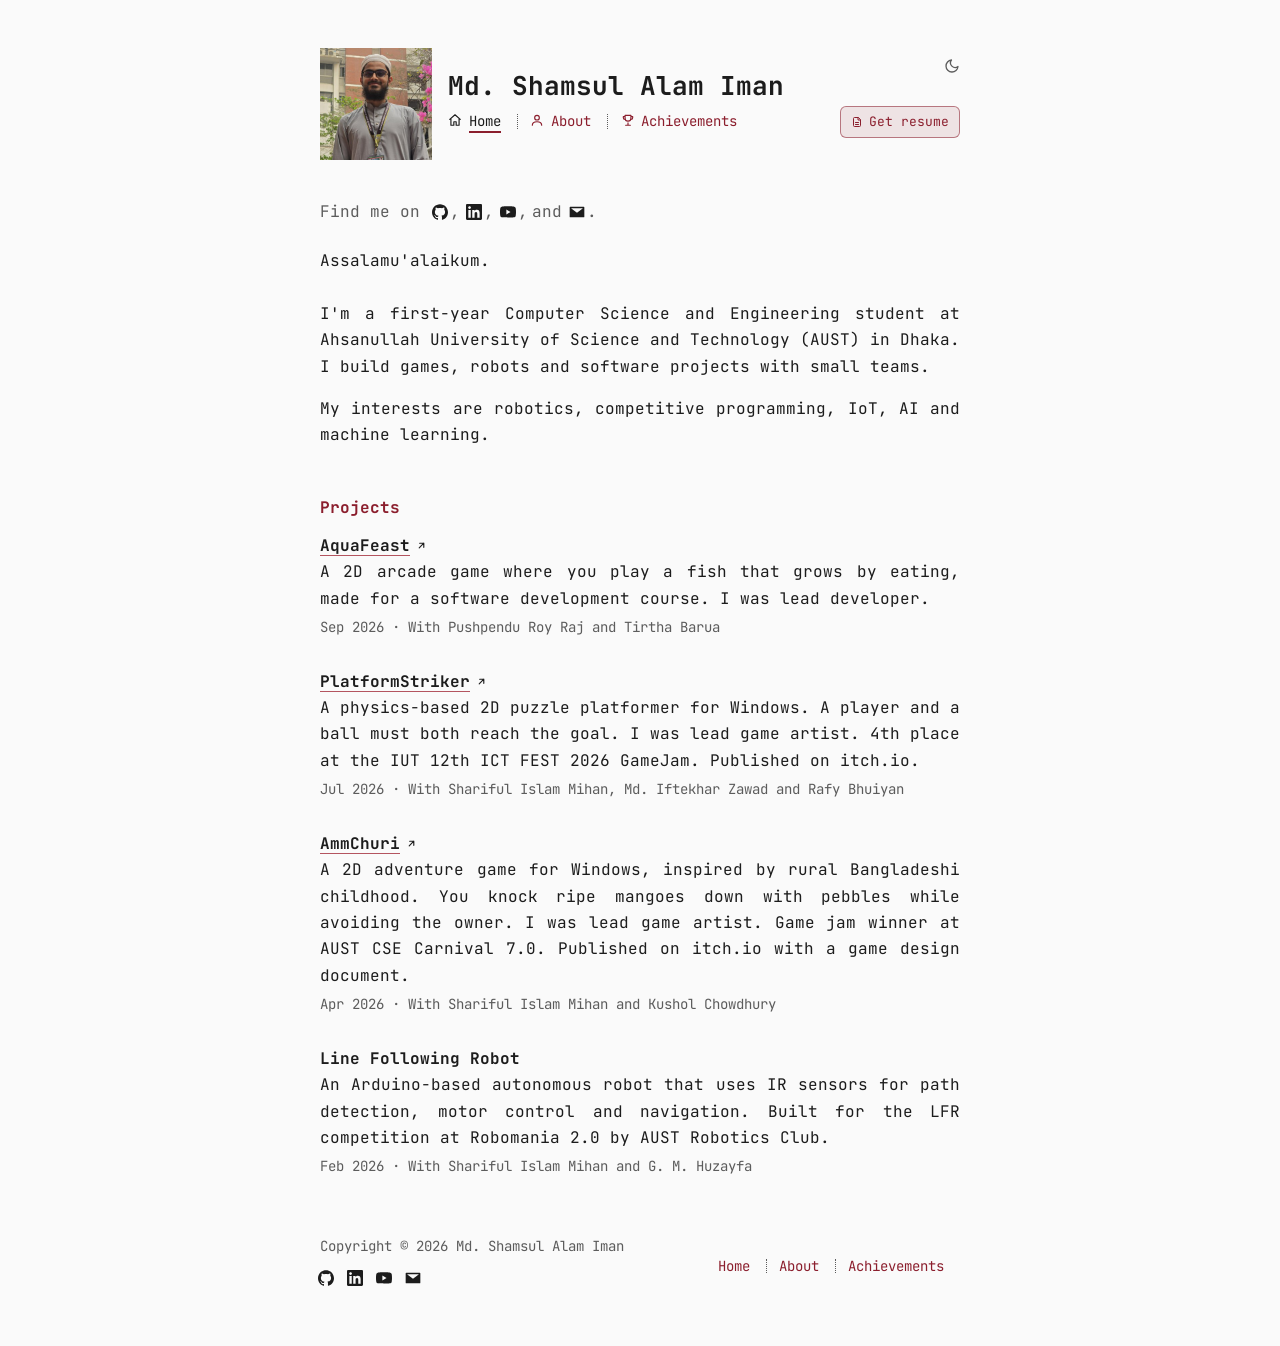
<file: index.html>
<!DOCTYPE html>
<html lang="en">

<head>
    <meta charset="utf-8">
    <meta name="viewport" content="width=device-width, initial-scale=1, viewport-fit=cover">

    <!-- Page info -->
    <title>Md. Shamsul Alam Iman | CSE Student at AUST</title>
    <meta name="description" content="First-year CSE student at AUST in Dhaka. Games, robotics and software projects.">
    <link rel="canonical" href="https://shamsulalamiman.github.io/">
    <meta name="theme-color" content="#fafafa">
    <meta name="color-scheme" content="light dark">
    <link rel="icon" href="favicon.svg" type="image/svg+xml">

    <!-- Link previews (WhatsApp, LinkedIn, Facebook, X) -->
    <meta property="og:type" content="website">
    <meta property="og:site_name" content="Md. Shamsul Alam Iman">
    <meta property="og:url" content="https://shamsulalamiman.github.io/">
    <meta property="og:title" content="Md. Shamsul Alam Iman | CSE Student at AUST">
    <meta property="og:description" content="First-year CSE student at AUST in Dhaka. Games, robotics and software projects.">
    <meta property="og:image" content="https://shamsulalamiman.github.io/photo.jpg">
    <meta name="twitter:card" content="summary">
    <!-- Structured data: tells search engines this site belongs to my GitHub, LinkedIn and YouTube -->
    <script type="application/ld+json">
    {
        "@context": "https://schema.org",
        "@type": "Person",
        "name": "Md. Shamsul Alam Iman",
        "url": "https://shamsulalamiman.github.io/",
        "image": "https://shamsulalamiman.github.io/photo.jpg",
        "description": "First-year CSE student at Ahsanullah University of Science and Technology (AUST), Dhaka. Games, robotics and software projects.",
        "affiliation": { "@type": "CollegeOrUniversity", "name": "Ahsanullah University of Science and Technology" },
        "knowsAbout": ["Robotics", "Competitive programming", "Internet of Things", "Artificial intelligence", "Machine learning"],
        "sameAs": [
            "https://github.com/shamsulalamiman",
            "https://www.linkedin.com/in/shamsulalamiman/",
            "https://www.youtube.com/@shamsulalamiman"
        ]
    }
    </script>

    <!-- Applies the saved dark/light choice before the page is drawn, so there is no flash -->
    <script>
        try { if (localStorage.getItem('theme') === 'dark') document.documentElement.dataset.theme = 'dark'; } catch (e) { }
    </script>

    <!-- Font and styles -->
    <link rel="preconnect" href="https://fonts.googleapis.com">
    <link rel="preconnect" href="https://fonts.gstatic.com" crossorigin>
    <link href="https://fonts.googleapis.com/css2?family=JetBrains+Mono:wght@400;700&display=swap" rel="stylesheet">
    <link rel="stylesheet" href="style.css">
</head>

<body>
    <a class="skip" href="#main">Skip to content</a>

    <header class="wrap site">
        <img class="photo" src="photo.jpg" width="112" height="112" alt="Portrait of Md. Shamsul Alam Iman">
        <h1 class="name"><a href="index.html">Md. Shamsul Alam Iman</a></h1>
        <nav id="site-nav" aria-label="Main">
            <ul>
                <li><a href="index.html" aria-current="page"><span class="icon icon-home" aria-hidden="true"></span><span class="label">Home</span></a></li>
                <li><a href="about.html"><span class="icon icon-about" aria-hidden="true"></span><span class="label">About</span></a></li>
                <li><a href="achievements.html"><span class="icon icon-trophy" aria-hidden="true"></span><span class="label">Achievements</span></a></li>
                <li class="nav-cta"><a class="btn" href="resume.pdf" target="_blank" rel="noopener noreferrer"><span class="icon icon-resume" aria-hidden="true"></span><span class="label">Get resume</span><span class="sr-only"> (opens in a new tab)</span></a></li>
            </ul>
        </nav>
        <button class="theme-toggle" type="button" data-theme-toggle hidden aria-label="Switch to dark mode" title="Switch to dark mode">
            <span class="icon icon-theme" aria-hidden="true"></span>
        </button>
    </header>

    <main id="main">
        <div class="find">
            <span>Find me on</span>
            <ul class="social">
                <li><a href="https://github.com/shamsulalamiman" target="_blank" rel="noopener noreferrer" aria-label="GitHub" title="GitHub"><span class="icon icon-github" aria-hidden="true"></span></a></li>
                <li><a href="https://www.linkedin.com/in/shamsulalamiman/" target="_blank" rel="noopener noreferrer" aria-label="LinkedIn" title="LinkedIn"><span class="icon icon-linkedin" aria-hidden="true"></span></a></li>
                <li><a href="https://www.youtube.com/@shamsulalamiman" target="_blank" rel="noopener noreferrer" aria-label="YouTube" title="YouTube"><span class="icon icon-youtube" aria-hidden="true"></span></a></li>
                <li><a href="mailto:aiman.devx@gmail.com" aria-label="Email" title="Email"><span class="icon icon-email" aria-hidden="true"></span></a></li>
            </ul>
        </div>
        <p>Assalamu'alaikum.<br><br>I'm a first-year Computer Science and Engineering student at Ahsanullah University of
            Science and Technology
            (AUST) in Dhaka. I build games, robots and software projects with small teams.</p>
        <p>My interests are robotics, competitive programming, IoT, AI and machine learning.</p>

        <h2>Projects</h2>
        <div class="row">
            <h3><a href="https://github.com/shamsulalamiman/AquaFeast_1.1" target="_blank" rel="noopener noreferrer">AquaFeast<span class="sr-only"> (opens in a new tab)</span></a></h3>
            <p>A 2D arcade game where you play a fish that grows by eating, made for a software development course. I
                was lead developer.</p>
            <p class="meta">Sep 2026 · With Pushpendu Roy Raj and Tirtha Barua</p>
        </div>
        <div class="row">
            <h3><a href="https://minesweeper2026.itch.io/platform-striker" target="_blank" rel="noopener noreferrer">PlatformStriker<span class="sr-only"> (opens in a new tab)</span></a></h3>
            <p>A physics-based 2D puzzle platformer for Windows. A player and a ball must both reach the goal. I was
                lead game artist. 4th place at the IUT 12th ICT FEST 2026 GameJam. Published on itch.io.</p>
            <p class="meta">Jul 2026 · With Shariful Islam Mihan, Md. Iftekhar Zawad and Rafy Bhuiyan</p>
        </div>
        <div class="row">
            <h3><a href="https://minesweeper2026.itch.io/ammchuriv2" target="_blank" rel="noopener noreferrer">AmmChuri<span class="sr-only"> (opens in a new tab)</span></a></h3>
            <p>A 2D adventure game for Windows, inspired by rural Bangladeshi childhood. You knock ripe mangoes down
                with pebbles while avoiding the owner. I was lead game artist. Game jam winner at AUST CSE Carnival 7.0.
                Published on itch.io with a game design document.</p>
            <p class="meta">Apr 2026 · With Shariful Islam Mihan and Kushol Chowdhury</p>
        </div>
        <div class="row">
            <h3>Line Following Robot</h3>
            <p>An Arduino-based autonomous robot that uses IR sensors for path detection, motor control and navigation.
                Built for the LFR competition at Robomania 2.0 by AUST Robotics Club.</p>
            <p class="meta">Feb 2026 · With Shariful Islam Mihan and G. M. Huzayfa</p>
        </div>
    </main>

    <footer class="wrap">
        <p class="meta">Copyright &copy; 2026 Md. Shamsul Alam Iman</p>
        <ul class="social" aria-label="Find me on">
            <li><a href="https://github.com/shamsulalamiman" target="_blank" rel="noopener noreferrer" aria-label="GitHub" title="GitHub"><span class="icon icon-github" aria-hidden="true"></span></a></li>
            <li><a href="https://www.linkedin.com/in/shamsulalamiman/" target="_blank" rel="noopener noreferrer" aria-label="LinkedIn" title="LinkedIn"><span class="icon icon-linkedin" aria-hidden="true"></span></a></li>
            <li><a href="https://www.youtube.com/@shamsulalamiman" target="_blank" rel="noopener noreferrer" aria-label="YouTube" title="YouTube"><span class="icon icon-youtube" aria-hidden="true"></span></a></li>
            <li><a href="mailto:aiman.devx@gmail.com" aria-label="Email" title="Email"><span class="icon icon-email" aria-hidden="true"></span></a></li>
        </ul>
        <nav aria-label="Footer">
            <ul>
                <li><a href="index.html"><span class="label">Home</span></a></li>
                <li><a href="about.html"><span class="label">About</span></a></li>
                <li><a href="achievements.html"><span class="label">Achievements</span></a></li>
            </ul>
        </nav>
    </footer>
    <script src="theme.js"></script>
</body>

</html>
</file>
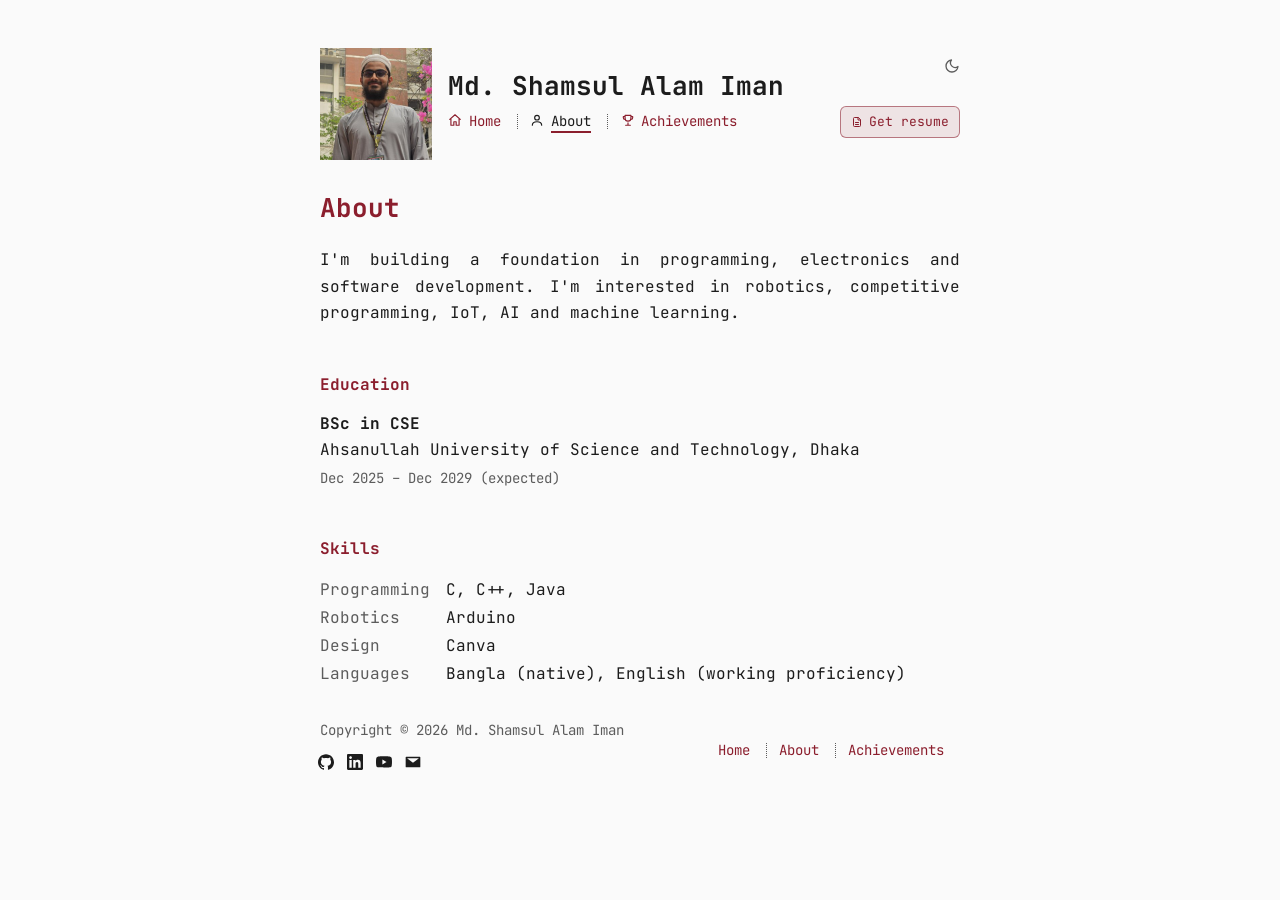
<file: about.html>
<!DOCTYPE html>
<html lang="en">

<head>
    <meta charset="utf-8">
    <meta name="viewport" content="width=device-width, initial-scale=1, viewport-fit=cover">

    <!-- Page info -->
    <title>About | Md. Shamsul Alam Iman</title>
    <meta name="description" content="Education and skills of Md. Shamsul Alam Iman.">
    <link rel="canonical" href="https://shamsulalamiman.github.io/about.html">
    <meta name="theme-color" content="#fafafa">
    <meta name="color-scheme" content="light dark">
    <link rel="icon" href="favicon.svg" type="image/svg+xml">

    <!-- Link previews (WhatsApp, LinkedIn, Facebook, X) -->
    <meta property="og:type" content="website">
    <meta property="og:site_name" content="Md. Shamsul Alam Iman">
    <meta property="og:url" content="https://shamsulalamiman.github.io/about.html">
    <meta property="og:title" content="About | Md. Shamsul Alam Iman">
    <meta property="og:description" content="Education and skills of Md. Shamsul Alam Iman.">
    <meta property="og:image" content="https://shamsulalamiman.github.io/photo.jpg">
    <meta name="twitter:card" content="summary">

    <!-- Applies the saved dark/light choice before the page is drawn, so there is no flash -->
    <script>
        try { if (localStorage.getItem('theme') === 'dark') document.documentElement.dataset.theme = 'dark'; } catch (e) { }
    </script>

    <!-- Font and styles -->
    <link rel="preconnect" href="https://fonts.googleapis.com">
    <link rel="preconnect" href="https://fonts.gstatic.com" crossorigin>
    <link href="https://fonts.googleapis.com/css2?family=JetBrains+Mono:wght@400;700&display=swap" rel="stylesheet">
    <link rel="stylesheet" href="style.css">
</head>

<body>
    <a class="skip" href="#main">Skip to content</a>

    <header class="wrap site">
        <img class="photo" src="photo.jpg" width="112" height="112" alt="Portrait of Md. Shamsul Alam Iman">
        <p class="name"><a href="index.html">Md. Shamsul Alam Iman</a></p>
        <nav id="site-nav" aria-label="Main">
            <ul>
                <li><a href="index.html"><span class="icon icon-home" aria-hidden="true"></span><span class="label">Home</span></a></li>
                <li><a href="about.html" aria-current="page"><span class="icon icon-about" aria-hidden="true"></span><span class="label">About</span></a></li>
                <li><a href="achievements.html"><span class="icon icon-trophy" aria-hidden="true"></span><span class="label">Achievements</span></a></li>
                <li class="nav-cta"><a class="btn" href="resume.pdf" target="_blank" rel="noopener noreferrer"><span class="icon icon-resume" aria-hidden="true"></span><span class="label">Get resume</span><span class="sr-only"> (opens in a new tab)</span></a></li>
            </ul>
        </nav>
        <button class="theme-toggle" type="button" data-theme-toggle hidden aria-label="Switch to dark mode" title="Switch to dark mode">
            <span class="icon icon-theme" aria-hidden="true"></span>
        </button>
    </header>

    <main id="main">
        <h1>About</h1>
        <p>I'm building a foundation in programming, electronics and software development. I'm interested in robotics,
            competitive programming, IoT, AI and machine learning.</p>

        <h2>Education</h2>
        <div class="row">
            <h3>BSc in CSE</h3>
            <p>Ahsanullah University of Science and Technology, Dhaka</p>
            <p class="meta">Dec 2025 – Dec 2029 (expected)</p>
        </div>

        <h2>Skills</h2>
        <dl class="skills">
            <dt>Programming</dt><dd>C, C++, Java</dd>
            <dt>Robotics</dt><dd>Arduino</dd>
            <dt>Design</dt><dd>Canva</dd>
            <dt>Languages</dt><dd>Bangla (native), English (working proficiency)</dd>
        </dl>
    </main>

    <footer class="wrap">
        <p class="meta">Copyright &copy; 2026 Md. Shamsul Alam Iman</p>
        <ul class="social" aria-label="Find me on">
            <li><a href="https://github.com/shamsulalamiman" target="_blank" rel="noopener noreferrer" aria-label="GitHub" title="GitHub"><span class="icon icon-github" aria-hidden="true"></span></a></li>
            <li><a href="https://www.linkedin.com/in/shamsulalamiman/" target="_blank" rel="noopener noreferrer" aria-label="LinkedIn" title="LinkedIn"><span class="icon icon-linkedin" aria-hidden="true"></span></a></li>
            <li><a href="https://www.youtube.com/@shamsulalamiman" target="_blank" rel="noopener noreferrer" aria-label="YouTube" title="YouTube"><span class="icon icon-youtube" aria-hidden="true"></span></a></li>
            <li><a href="mailto:aiman.devx@gmail.com" aria-label="Email" title="Email"><span class="icon icon-email" aria-hidden="true"></span></a></li>
        </ul>
        <nav aria-label="Footer">
            <ul>
                <li><a href="index.html"><span class="label">Home</span></a></li>
                <li><a href="about.html"><span class="label">About</span></a></li>
                <li><a href="achievements.html"><span class="label">Achievements</span></a></li>
            </ul>
        </nav>
    </footer>
    <script src="theme.js"></script>
</body>

</html>
</file>
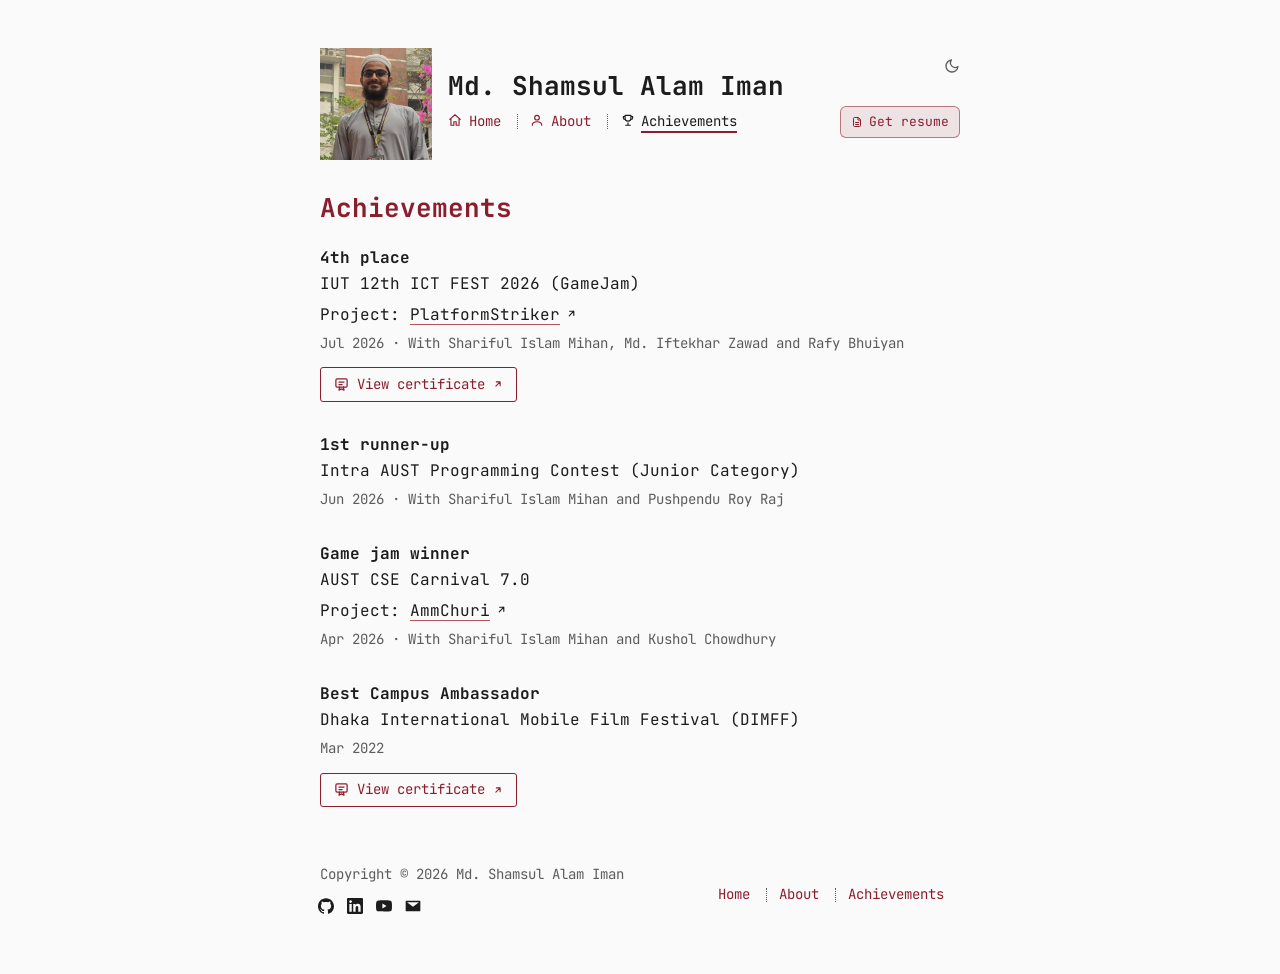
<file: achievements.html>
<!DOCTYPE html>
<html lang="en">

<head>
    <meta charset="utf-8">
    <meta name="viewport" content="width=device-width, initial-scale=1, viewport-fit=cover">

    <!-- Page info -->
    <title>Achievements | Md. Shamsul Alam Iman</title>
    <meta name="description" content="Awards and competition results of Md. Shamsul Alam Iman.">
    <link rel="canonical" href="https://shamsulalamiman.github.io/achievements.html">
    <meta name="theme-color" content="#fafafa">
    <meta name="color-scheme" content="light dark">
    <link rel="icon" href="favicon.svg" type="image/svg+xml">

    <!-- Link previews (WhatsApp, LinkedIn, Facebook, X) -->
    <meta property="og:type" content="website">
    <meta property="og:site_name" content="Md. Shamsul Alam Iman">
    <meta property="og:url" content="https://shamsulalamiman.github.io/achievements.html">
    <meta property="og:title" content="Achievements | Md. Shamsul Alam Iman">
    <meta property="og:description" content="Awards and competition results of Md. Shamsul Alam Iman.">
    <meta property="og:image" content="https://shamsulalamiman.github.io/photo.jpg">
    <meta name="twitter:card" content="summary">

    <!-- Applies the saved dark/light choice before the page is drawn, so there is no flash -->
    <script>
        try { if (localStorage.getItem('theme') === 'dark') document.documentElement.dataset.theme = 'dark'; } catch (e) { }
    </script>

    <!-- Font and styles -->
    <link rel="preconnect" href="https://fonts.googleapis.com">
    <link rel="preconnect" href="https://fonts.gstatic.com" crossorigin>
    <link href="https://fonts.googleapis.com/css2?family=JetBrains+Mono:wght@400;700&display=swap" rel="stylesheet">
    <link rel="stylesheet" href="style.css">
</head>

<body>
    <a class="skip" href="#main">Skip to content</a>

    <header class="wrap site">
        <img class="photo" src="photo.jpg" width="112" height="112" alt="Portrait of Md. Shamsul Alam Iman">
        <p class="name"><a href="index.html">Md. Shamsul Alam Iman</a></p>
        <nav id="site-nav" aria-label="Main">
            <ul>
                <li><a href="index.html"><span class="icon icon-home" aria-hidden="true"></span><span class="label">Home</span></a></li>
                <li><a href="about.html"><span class="icon icon-about" aria-hidden="true"></span><span class="label">About</span></a></li>
                <li><a href="achievements.html" aria-current="page"><span class="icon icon-trophy" aria-hidden="true"></span><span class="label">Achievements</span></a></li>
                <li class="nav-cta"><a class="btn" href="resume.pdf" target="_blank" rel="noopener noreferrer"><span class="icon icon-resume" aria-hidden="true"></span><span class="label">Get resume</span><span class="sr-only"> (opens in a new tab)</span></a></li>
            </ul>
        </nav>
        <button class="theme-toggle" type="button" data-theme-toggle hidden aria-label="Switch to dark mode" title="Switch to dark mode">
            <span class="icon icon-theme" aria-hidden="true"></span>
        </button>
    </header>

    <main id="main">
        <h1>Achievements</h1>
        <div class="row">
            <h3>4th place</h3>
            <p>IUT 12th ICT FEST 2026 (GameJam)</p>
            <p>Project: <a href="https://minesweeper2026.itch.io/platform-striker" target="_blank" rel="noopener noreferrer">PlatformStriker<span class="sr-only"> (opens in a new tab)</span></a></p>
            <p class="meta">Jul 2026 · With Shariful Islam Mihan, Md. Iftekhar Zawad and Rafy Bhuiyan</p>
            <a class="cert-link" href="https://shamsulalamiman.github.io/certificates/iut-gamjam-4th.png"
                target="_blank" rel="noopener noreferrer"
                aria-label="View certificate for IUT GameJam 4rth (opens in a new tab)">View certificate</a>
        </div>
        <div class="row">
            <h3>1st runner-up</h3>
            <p>Intra AUST Programming Contest (Junior Category)</p>
            <p class="meta">Jun 2026 · With Shariful Islam Mihan and Pushpendu Roy Raj</p>
        </div>
        <div class="row">
            <h3>Game jam winner</h3>
            <p>AUST CSE Carnival 7.0</p>
            <p>Project: <a href="https://minesweeper2026.itch.io/ammchuriv2" target="_blank" rel="noopener noreferrer">AmmChuri<span class="sr-only"> (opens in a new tab)</span></a></p>
            <p class="meta">Apr 2026 · With Shariful Islam Mihan and Kushol Chowdhury</p>
        </div>
        <div class="row">
            <h3>Best Campus Ambassador</h3>
            <p>Dhaka International Mobile Film Festival (DIMFF)</p>
            <p class="meta">Mar 2022</p>
            <a class="cert-link" href="https://shamsulalamiman.github.io/certificates/dimff-best-campus-ambassador.png"
                target="_blank" rel="noopener noreferrer"
                aria-label="View certificate for Best Campus Ambassador, DIMFF (opens in a new tab)">View certificate</a>
        </div>
    </main>

    <footer class="wrap">
        <p class="meta">Copyright &copy; 2026 Md. Shamsul Alam Iman</p>
        <ul class="social" aria-label="Find me on">
            <li><a href="https://github.com/shamsulalamiman" target="_blank" rel="noopener noreferrer" aria-label="GitHub" title="GitHub"><span class="icon icon-github" aria-hidden="true"></span></a></li>
            <li><a href="https://www.linkedin.com/in/shamsulalamiman/" target="_blank" rel="noopener noreferrer" aria-label="LinkedIn" title="LinkedIn"><span class="icon icon-linkedin" aria-hidden="true"></span></a></li>
            <li><a href="https://www.youtube.com/@shamsulalamiman" target="_blank" rel="noopener noreferrer" aria-label="YouTube" title="YouTube"><span class="icon icon-youtube" aria-hidden="true"></span></a></li>
            <li><a href="mailto:aiman.devx@gmail.com" aria-label="Email" title="Email"><span class="icon icon-email" aria-hidden="true"></span></a></li>
        </ul>
        <nav aria-label="Footer">
            <ul>
                <li><a href="index.html"><span class="label">Home</span></a></li>
                <li><a href="about.html"><span class="label">About</span></a></li>
                <li><a href="achievements.html"><span class="label">Achievements</span></a></li>
            </ul>
        </nav>
    </footer>
    <script src="theme.js"></script>
</body>

</html>
</file>
<file: style.css>
/* ==========================================================
   Portfolio stylesheet
   Dark and minimal, with a light mode. One font (JetBrains Mono), one rose accent.
   Sections: 1 Settings  2 Base  3 Header  4 Navigation
             5 Phone layout  6 Page content  7 Icons  8 Footer
             9 Small helpers  10 Accessibility and print  11 Certificate link  12 Dark mode
   ========================================================== */


/* ---------- 1. Settings: change colours and sizes here ---------- */
:root {
  color-scheme: light;      /* light is the default; dark colours are in section 12 */

  --bg: #fafafa;            /* page background */
  --ink: #1c1c1c;           /* main text */
  --soft: #5c5c5c;          /* secondary text (dates, notes) */
  --line: #e3e3e3;          /* thin divider lines */
  --accent: #8b1e2d;        /* deep maroon: headings, nav, hover */
  --accent-line: #b4545f;   /* link underline */
  --maroon: #550000;        /* deep maroon: text selection */

  --font: 'JetBrains Mono', ui-monospace, 'SF Mono', Menlo, Consolas, monospace;

  --text: 1rem;             /* body text size (16px) */
  --small: 0.875rem;        /* dates, nav (14px) */
  --title: 1.625rem;        /* name and page titles */

  --space-1: 0.5rem;
  --space-2: 1rem;
  --space-3: 1.5rem;
  --space-4: 2rem;
  --space-5: 3rem;

  --gutter: 1.25rem;        /* space at the left and right edge (phones) */
  --photo: 88px;            /* photo size (phones) */
  --measure: 44rem;         /* maximum page width, about 70 characters */
  --section-gap: 2.5rem;    /* space above each section heading */
  --row-gap: 1.5rem;        /* space between list entries */
}

/* Larger screens get a bigger photo and wider spacing */
@media (min-width: 640px) {
  :root {
    --gutter: 2rem;
    --photo: 112px;
    --section-gap: 3rem;
    --row-gap: 2rem;
  }
}


/* ---------- 2. Base ---------- */
* { box-sizing: border-box; }

html {
  scroll-behavior: smooth;
  -webkit-text-size-adjust: 100%;   /* stops phones from resizing text */
}

body {
  margin: 0;
  background: var(--bg);
  color: var(--ink);
  font: 400 var(--text)/1.65 var(--font);
  animation: fade-in 0.35s ease-out both;
}

@keyframes fade-in {
  from { opacity: 0; }
  to   { opacity: 1; }
}

::selection { background: var(--maroon); color: #fff; }

/* Links: the text stays light, only the underline is coloured */
a {
  color: var(--ink);
  text-decoration: underline;
  text-decoration-thickness: 1px;
  text-underline-offset: 4px;
  text-decoration-color: var(--accent-line);
  transition: text-decoration-color 0.2s, text-decoration-thickness 0.2s;
}
a:hover { text-decoration-color: var(--accent); text-decoration-thickness: 2px; }
a:focus-visible { outline: 2px solid var(--accent); outline-offset: 4px; }

p  { margin: 0 0 1rem; }
h2 { font: 700 var(--text)/1.4 var(--font); color: var(--accent); margin: var(--section-gap) 0 var(--space-2); }
h3 { font: 700 var(--text)/1.4 var(--font); margin: 0 0 0.1rem; }

.meta { color: var(--soft); font-size: var(--small); }

/* Header, main and footer share the same width and side spacing.
   max() keeps the text clear of the notch on phones. */
.wrap,
main,
footer {
  max-width: var(--measure);
  margin: 0 auto;
  padding-left: max(var(--gutter), env(safe-area-inset-left));
  padding-right: max(var(--gutter), env(safe-area-inset-right));
}


/* ---------- 3. Header: photo, name and navigation ---------- */
.site {
  display: grid;
  grid-template-columns: auto 1fr;
  grid-template-areas:
    "photo name"
    "photo nav";
  column-gap: var(--space-2);
  align-items: center;
  padding-top: var(--space-5);
  padding-bottom: var(--space-4);
}

.photo {
  grid-area: photo;
  width: var(--photo);
  height: var(--photo);
  object-fit: cover;
  display: block;
  background: var(--line);
}

.name {
  grid-area: name;
  align-self: end;
  margin: 0;
  font: 700 var(--title)/1.2 var(--font);
}
.name a { color: var(--ink); text-decoration: none; }
.name a:hover { color: var(--accent); }


/* ---------- 4. Navigation (header and footer) ---------- */
.site nav {
  grid-area: nav;
  align-self: start;
  margin-top: 0.25rem;
}

nav ul {
  list-style: none;
  margin: 0;
  padding: 0;
  display: flex;
  flex-wrap: wrap;
}

nav li { display: flex; align-items: center; }

/* small dotted divider between items */
nav li + li::before {
  content: "";
  height: 0.9em;
  border-left: 1px dotted var(--soft);
}

nav a {
  display: block;
  padding: 0.3rem var(--space-2) 0.3rem 0;
  font-size: var(--small);
  color: var(--accent);
  text-decoration: none;
  transition: color 0.2s;
}
nav li + li a { padding-left: 0.75rem; }

/* Nav icons: the bottom edge of every icon sits on the same line
   as the bottom of the label text (the baseline). */
nav .icon {
  width: 1.05em;
  height: 1.05em;
  margin-right: 0.4rem;
  vertical-align: -0.0875em;
}

/* An underline grows below the label on hover; the current page keeps it */
.label {
  padding-bottom: 0.2rem;
  background: linear-gradient(currentColor, currentColor) no-repeat left bottom / 0 2px;
  transition: background-size 0.2s ease-out;
}
nav a:hover,
nav a:focus-visible { color: var(--ink); }
nav a:hover .label,
nav a:focus-visible .label,
nav a[aria-current] .label { background-size: 100% 2px; }
nav a[aria-current] { color: var(--ink); }
nav a[aria-current] .label { background-image: linear-gradient(var(--accent), var(--accent)); }

/* "Get resume" button, pushed to the right end of the nav bar */
nav li.nav-cta { margin-left: auto; padding-left: var(--space-2); }
nav li.nav-cta::before { display: none; }
nav .btn {
  display: flex;
  align-items: center;
  gap: 0.4rem;
  min-height: 2rem;
  padding: 0 0.6rem;
  font-size: 0.8125rem;
  white-space: nowrap;
  border: 1px solid var(--accent);
  border-color: color-mix(in srgb, var(--accent) 55%, transparent);   /* soft outline */
  background: color-mix(in srgb, var(--accent) 10%, transparent);     /* faint tint */
  border-radius: 6px;
  transition: background-color 0.2s, color 0.2s, border-color 0.2s;
}
nav .btn .icon { width: 0.95em; height: 0.95em; margin: 0; vertical-align: baseline; }
nav .btn .label { padding: 0; background: none; }
nav .btn:hover,
nav .btn:focus-visible { background: var(--accent); border-color: var(--accent); color: var(--bg); }


/* ---------- 5. Phone layout ---------- */
/* No menu button. The navigation bar is always visible:
   - wide screens:   icon + text  (Home, About, Achievements, Get resume)
   - small screens:  icon only    (the text stays in the HTML for screen readers),
     except "Get resume", which always shows its text */

/* Up to 700px: photo and name on the first row, the nav bar on its own row below */
@media (max-width: 700px) {
  .site {
    grid-template-areas:
      "photo name"
      "nav   nav";
    padding-top: var(--space-3);
    padding-bottom: var(--space-2);
  }
  .name { align-self: center; }
  .site nav { margin-top: var(--space-2); }
}

@media (max-width: 600px) {
  :root { --title: 1.25rem; }
}

/* Up to 539px: icons only */
@media (max-width: 539px) {
  /* hide the text of the page links but keep it for screen readers ("Get resume" keeps its text) */
  .site nav a:not(.btn) .label {
    position: absolute;
    width: 1px;
    height: 1px;
    overflow: hidden;
    clip: rect(0 0 0 0);
    white-space: nowrap;
    padding: 0;
    background: none;
  }

  /* bigger icons, each one a comfortable 44px tap target */
  .site nav a,
  .site nav li + li a {
    display: flex;
    align-items: center;
    justify-content: center;
    min-width: 44px;
    min-height: 44px;
    padding: 0.5rem 0.75rem;
    transition: color 0.2s, box-shadow 0.2s;
  }
  .site nav li:first-child a { justify-content: flex-start; padding-left: 0; }   /* first icon lines up with the page edge */
  .site nav .icon { width: 1.4rem; height: 1.4rem; margin: 0; vertical-align: baseline; }
  .site nav li.nav-cta { padding-left: var(--space-1); }
  .site nav .btn { min-height: 2.5rem; padding: 0 0.7rem; }
  .site nav .btn .icon { width: 0.95em; height: 0.95em; margin: 0; }   /* small icon, then the text */

  /* current page and hover: a short bar exactly as wide as the icon, directly under it */
  .site nav a:not(.btn) {
    background: linear-gradient(currentColor, currentColor) no-repeat center bottom / 0 2px;
    transition: color 0.2s, background-size 0.2s;
  }
  .site nav li:first-child a { background-position: left bottom; }      /* Home icon sits at the page edge, so its bar does too */
  .site nav a:not(.btn):hover,
  .site nav a:not(.btn):focus-visible { background-size: 1.4rem 2px; }
  .site nav a[aria-current] {
    background-image: linear-gradient(var(--accent), var(--accent));
    background-size: 1.4rem 2px;
  }
}


/* Very narrow phones (up to 380px): slightly tighter so "Get resume" stays on the same row */
@media (max-width: 380px) {
  .site nav a,
  .site nav li + li a { min-width: 40px; padding-left: 0.5rem; padding-right: 0.5rem; }
  .site nav li.nav-cta { padding-left: 0.25rem; }
  .site nav .btn { min-height: 2.5rem; padding: 0 0.55rem; }
}


/* ---------- 6. Page content ---------- */
main { padding-top: 0; padding-bottom: var(--space-2); }

main > h1 {
  font: 700 var(--title)/1.2 var(--font);
  color: var(--accent);
  margin: 0 0 var(--space-3);
}

.row { margin: 0 0 var(--row-gap); }
.row p { margin: 0 0 0.25rem; }

/* Skills: label on the left, values on the right */
.skills {
  display: grid;
  grid-template-columns: max-content 1fr;
  gap: 0.1rem var(--space-2);
  margin: 0 0 var(--space-1);
}
.skills dt { color: var(--soft); }
.skills dd { margin: 0; }

/* Justified text on wider screens only (narrow columns stay left-aligned) */
@media (min-width: 640px) {
  main p { text-align: justify; text-justify: inter-word; hyphens: auto; }
}

/* ---------- 7. Icons (drawn with CSS, so the HTML stays short) ---------- */
/* Every .icon is a 1em square filled with the current text colour.
   Add a second class to pick the shape, e.g. class="icon icon-github". */
.icon,
.row a[href^="http"]::after {
  content: "";
  display: inline-block;
  width: 1em;
  height: 1em;
  background: currentColor;
  -webkit-mask: var(--icon) center / contain no-repeat;
  mask: var(--icon) center / contain no-repeat;
}

/* Small arrow after project links that open another website */
.row a[href^="http"] { --icon: url("data:image/svg+xml,%3Csvg xmlns='http://www.w3.org/2000/svg' viewBox='0 0 24 24' fill='none' stroke='black' stroke-width='2.5' stroke-linecap='round' stroke-linejoin='round'%3E%3Cpath d='M7 17L17 7M8 7h9v9'/%3E%3C/svg%3E"); }
.row a[href^="http"]::after { width: 0.7em; height: 0.7em; margin-left: 0.35em; }
.icon-github { --icon: url("data:image/svg+xml,%3Csvg xmlns='http://www.w3.org/2000/svg' viewBox='0 0 24 24'%3E%3Cpath d='M12 .297c-6.63 0-12 5.373-12 12 0 5.303 3.438 9.8 8.205 11.385.6.113.82-.258.82-.577 0-.285-.01-1.04-.015-2.04-3.338.724-4.042-1.61-4.042-1.61C4.422 18.07 3.633 17.7 3.633 17.7c-1.087-.744.084-.729.084-.729 1.205.084 1.838 1.236 1.838 1.236 1.07 1.835 2.809 1.305 3.495.998.108-.776.417-1.305.76-1.605-2.665-.3-5.466-1.332-5.466-5.93 0-1.31.465-2.38 1.235-3.22-.135-.303-.54-1.523.105-3.176 0 0 1.005-.322 3.3 1.23.96-.267 1.98-.399 3-.405 1.02.006 2.04.138 3 .405 2.28-1.552 3.285-1.23 3.285-1.23.645 1.653.24 2.873.12 3.176.765.84 1.23 1.91 1.23 3.22 0 4.61-2.805 5.625-5.475 5.92.42.36.81 1.096.81 2.22 0 1.606-.015 2.896-.015 3.286 0 .315.21.69.825.57C20.565 22.092 24 17.592 24 12.297c0-6.627-5.373-12-12-12'/%3E%3C/svg%3E"); }
.icon-linkedin { --icon: url("data:image/svg+xml,%3Csvg xmlns='http://www.w3.org/2000/svg' viewBox='0 0 24 24'%3E%3Cpath d='M20.447 20.452h-3.554v-5.569c0-1.328-.027-3.037-1.852-3.037-1.853 0-2.136 1.445-2.136 2.939v5.667H9.351V9h3.414v1.561h.046c.477-.9 1.637-1.85 3.37-1.85 3.601 0 4.267 2.37 4.267 5.455v6.286zM5.337 7.433c-1.144 0-2.063-.926-2.063-2.065 0-1.138.92-2.063 2.063-2.063 1.14 0 2.064.925 2.064 2.063 0 1.139-.925 2.065-2.064 2.065zm1.782 13.019H3.555V9h3.564v11.452zM22.225 0H1.771C.792 0 0 .774 0 1.729v20.542C0 23.227.792 24 1.771 24h20.451C23.2 24 24 23.227 24 22.271V1.729C24 .774 23.2 0 22.222 0h.003z'/%3E%3C/svg%3E"); }
.icon-youtube { --icon: url("data:image/svg+xml,%3Csvg xmlns='http://www.w3.org/2000/svg' viewBox='0 0 24 24'%3E%3Cpath d='M23.498 6.186a3.016 3.016 0 0 0-2.122-2.136C19.505 3.545 12 3.545 12 3.545s-7.505 0-9.377.505A3.017 3.017 0 0 0 .502 6.186C0 8.07 0 12 0 12s0 3.93.502 5.814a3.016 3.016 0 0 0 2.122 2.136c1.871.505 9.376.505 9.376.505s7.505 0 9.377-.505a3.015 3.015 0 0 0 2.122-2.136C24 15.93 24 12 24 12s0-3.93-.502-5.814zM9.545 15.568V8.432L15.818 12l-6.273 3.568z'/%3E%3C/svg%3E"); }
.icon-email { --icon: url("data:image/svg+xml,%3Csvg xmlns='http://www.w3.org/2000/svg' viewBox='0 0 24 24'%3E%3Cpath fill-rule='evenodd' d='M2 4h20a1 1 0 0 1 1 1v14a1 1 0 0 1-1 1H2a1 1 0 0 1-1-1V5a1 1 0 0 1 1-1zm1.5 2.2v.4l8.5 6.4 8.5-6.4v-.4z'/%3E%3C/svg%3E"); }
.icon-home { --icon: url("data:image/svg+xml,%3Csvg xmlns='http://www.w3.org/2000/svg' viewBox='0 0 24 24' fill='none' stroke='black' stroke-width='2' stroke-linecap='round' stroke-linejoin='round'%3E%3Cpath d='M3 11l9-8 9 8M5 10v11h5v-6h4v6h5V10'/%3E%3C/svg%3E"); }
.icon-about { --icon: url("data:image/svg+xml,%3Csvg xmlns='http://www.w3.org/2000/svg' viewBox='0 0 24 24' fill='none' stroke='black' stroke-width='2' stroke-linecap='round' stroke-linejoin='round'%3E%3Ccircle cx='12' cy='8' r='4'/%3E%3Cpath d='M4 21c0-4 4-6 8-6s8 2 8 6'/%3E%3C/svg%3E"); }
.icon-trophy { --icon: url("data:image/svg+xml,%3Csvg xmlns='http://www.w3.org/2000/svg' viewBox='0 0 24 24' fill='none' stroke='black' stroke-width='2' stroke-linecap='round' stroke-linejoin='round'%3E%3Cpath d='M8 21h8M12 17v4M7 4h10v5a5 5 0 0 1-10 0V4zM7 6H4v2a3 3 0 0 0 3 3M17 6h3v2a3 3 0 0 1-3 3'/%3E%3C/svg%3E"); }
.icon-download { --icon: url("data:image/svg+xml,%3Csvg xmlns='http://www.w3.org/2000/svg' viewBox='0 0 24 24' fill='none' stroke='black' stroke-width='2' stroke-linecap='round' stroke-linejoin='round'%3E%3Cpath d='M12 4v12M7 11l5 5 5-5M5 21h14'/%3E%3C/svg%3E"); }

/* Social icon rows: "Find me on" (home page) and the footer */
.find {
  display: flex;
  align-items: center;
  flex-wrap: wrap;
  gap: 0 0.6rem;
  margin: 0 0 var(--space-2);
  color: var(--soft);
}
.social {
  list-style: none;
  margin: 0;
  padding: 0;
  display: flex;
  align-items: center;
}
.social a {
  display: block;
  line-height: 0;
  padding: 0.75rem 0.4rem;     /* big enough to tap with a thumb */
  color: var(--ink);
  text-decoration: none;
  transition: color 0.2s;
}
.social a:hover,
.social a:focus-visible { color: var(--accent); }
.social .icon { width: 16px; height: 16px; }

/* Home page wording: icon, icon, and icon. */
.find .social { gap: 0.2rem; }
.find .social li { display: flex; align-items: center; }
.find .social a { padding: 0.75rem 0.15rem; }
.find .social li:not(:last-child)::after { content: ","; }
.find .social li:last-child::before { content: "and"; margin-right: 0.3rem; }
.find .social li:last-child::after { content: "."; }


/* ---------- 8. Footer: copyright, icons, links ---------- */
footer {
  display: grid;
  grid-template-columns: 1fr auto;
  grid-template-areas:
    "copy   links"
    "social links";
  align-items: center;
  column-gap: var(--space-3);
  margin-top: var(--space-5);
  padding-top: var(--space-1);
  padding-bottom: var(--space-5);
}
footer p       { grid-area: copy; margin: 0; }
footer .social { grid-area: social; margin-left: -0.5rem; }   /* lines the first icon up with the text */
footer nav     { grid-area: links; }

/* Narrow windows: everything centred, one item per row */
@media (max-width: 640px) {
  footer {
    grid-template-columns: 1fr;
    grid-template-areas: "copy" "social" "links";
    justify-items: center;
    text-align: center;
  }
  footer .social { margin-left: 0; }
  footer nav ul { justify-content: center; }
}


/* ---------- 9. Small helpers ---------- */
/* "Skip to content" link: visible only when focused with the keyboard */
.skip { position: absolute; left: -999px; top: var(--space-1); }
.skip:focus { left: var(--space-2); z-index: 10; padding: 0.5rem 1rem; background: var(--accent); color: var(--bg); text-decoration: none; }

/* Text for screen readers only */
.sr-only { position: absolute; width: 1px; height: 1px; overflow: hidden; clip: rect(0 0 0 0); white-space: nowrap; }


/* ---------- 10. Accessibility and print ---------- */
@media (prefers-reduced-motion: reduce) {
  body { animation: none; }
  html { scroll-behavior: auto; }
  * { transition: none !important; }
}

@media print {
  :root { color-scheme: light; }
  body { background: #fff; color: #000; animation: none; }
  a, h2, main > h1 { color: #000; }
  .meta, .skills dt { color: #444; }
  nav, .social { display: none; }
}


/* ---------- 11. Certificate link (achievements page) ---------- */
/* An outlined button under an award. It opens the certificate in a new tab (view only). */
.cert-link {
  display: inline-flex;
  align-items: center;
  gap: 0.5rem;
  margin-top: 0.5rem;
  padding: 0.3rem 0.8rem;
  font-size: var(--small);
  color: var(--accent);
  text-decoration: none;
  border: 1px solid var(--accent);
  border-radius: 3px;
  transition: background-color 0.2s, color 0.2s;
  animation: cert-hint 2s ease-out 1s 2;      /* a soft ring, twice, to catch the eye */
}

/* small certificate icon before the text */
.cert-link::before {
  content: "";
  width: 1.1em;
  height: 1.1em;
  background: currentColor;
  -webkit-mask: url("data:image/svg+xml,%3Csvg xmlns='http://www.w3.org/2000/svg' viewBox='0 0 24 24' fill='none' stroke='black' stroke-width='2' stroke-linecap='round' stroke-linejoin='round'%3E%3Crect x='3' y='3' width='18' height='13' rx='2'/%3E%3Cpath d='M8 8h8M8 12h5M9 16l-1 5 4-2 4 2-1-5'/%3E%3C/svg%3E") center / contain no-repeat;
  mask: url("data:image/svg+xml,%3Csvg xmlns='http://www.w3.org/2000/svg' viewBox='0 0 24 24' fill='none' stroke='black' stroke-width='2' stroke-linecap='round' stroke-linejoin='round'%3E%3Crect x='3' y='3' width='18' height='13' rx='2'/%3E%3Cpath d='M8 8h8M8 12h5M9 16l-1 5 4-2 4 2-1-5'/%3E%3C/svg%3E") center / contain no-repeat;
}

/* the arrow after the text comes from the rule for links to other websites (section 7) */
.row a.cert-link::after { margin-left: 0; transition: transform 0.2s; }

.cert-link:hover,
.cert-link:focus-visible { background: var(--accent); color: var(--bg); }
.cert-link:hover::after { transform: translate(2px, -2px); }   /* arrow nudges on hover */

@keyframes cert-hint {
  from { box-shadow: 0 0 0 0 color-mix(in srgb, var(--accent) 45%, transparent); }
  to   { box-shadow: 0 0 0 8px transparent; }
}

@media (prefers-reduced-motion: reduce) {
  .cert-link { animation: none; }
}


/* ---------- 12. Dark mode and the theme button ---------- */
/* Dark colours (ultra dark). Light is the default; theme.js adds data-theme="dark" to <html>. */
:root[data-theme="dark"] {
  color-scheme: dark;
  --bg: #000000;              /* true black */
  --ink: #e4e4e4;             /* a touch below pure white, easier on the eyes */
  --soft: #8f8f8f;
  --line: #1f1f1f;
  --accent: #d99a9a;          /* soft rose, so text stays readable on black */
  --accent-line: #b56b6b;
}

/* colours change smoothly */
body { transition: background-color 0.25s, color 0.25s; }

/* The theme button: just a small icon, no box.
   The clickable area is bigger than the icon so it is easy to tap. */
.site { position: relative; }

.theme-toggle {
  --box: 36px;                /* clickable area */
  --glyph: 16px;              /* visible icon */
  position: absolute;
  top: var(--space-5);
  right: calc(max(var(--gutter), env(safe-area-inset-right)) - (var(--box) - var(--glyph)) / 2);
  display: grid;
  place-items: center;
  width: var(--box);
  height: var(--box);
  padding: 0;
  color: var(--soft);
  background: none;
  border: 0;
  cursor: pointer;
  transition: color 0.2s;
}
.theme-toggle[hidden] { display: none; }
.theme-toggle:focus-visible { color: var(--accent); }
@media (hover: hover) {
  .theme-toggle:hover { color: var(--accent); }     /* hover colour only where a mouse exists */
}
.theme-toggle .icon { width: var(--glyph); height: var(--glyph); }

/* moon in light mode (click for dark), sun in dark mode (click for light) */
.icon-theme { --icon: url("data:image/svg+xml,%3Csvg xmlns='http://www.w3.org/2000/svg' viewBox='0 0 24 24' fill='none' stroke='black' stroke-width='2' stroke-linecap='round' stroke-linejoin='round'%3E%3Cpath d='M21 12.8A9 9 0 1 1 11.2 3a7 7 0 0 0 9.8 9.8z'/%3E%3C/svg%3E"); }
:root[data-theme="dark"] .icon-theme { --icon: url("data:image/svg+xml,%3Csvg xmlns='http://www.w3.org/2000/svg' viewBox='0 0 24 24' fill='none' stroke='black' stroke-width='2' stroke-linecap='round' stroke-linejoin='round'%3E%3Ccircle cx='12' cy='12' r='4'/%3E%3Cpath d='M12 2v2M12 20v2M4.9 4.9l1.4 1.4M17.7 17.7l1.4 1.4M2 12h2M20 12h2M4.9 19.1l1.4-1.4M17.7 6.3l1.4-1.4'/%3E%3C/svg%3E"); }

/* icon for the "Get resume" link (it opens the PDF in a new tab) */
.icon-resume { --icon: url("data:image/svg+xml,%3Csvg xmlns='http://www.w3.org/2000/svg' viewBox='0 0 24 24' fill='none' stroke='black' stroke-width='2' stroke-linecap='round' stroke-linejoin='round'%3E%3Cpath d='M14 3H7a2 2 0 0 0-2 2v14a2 2 0 0 0 2 2h10a2 2 0 0 0 2-2V8zM14 3v5h5M9 13h6M9 17h6'/%3E%3C/svg%3E"); }

/* keep the name clear of the button */
.name { padding-right: 2.5rem; }

@media (max-width: 700px) {
  .theme-toggle { --box: 44px; top: var(--space-3); }   /* 44px is the comfortable minimum for fingers */
}
</file>
